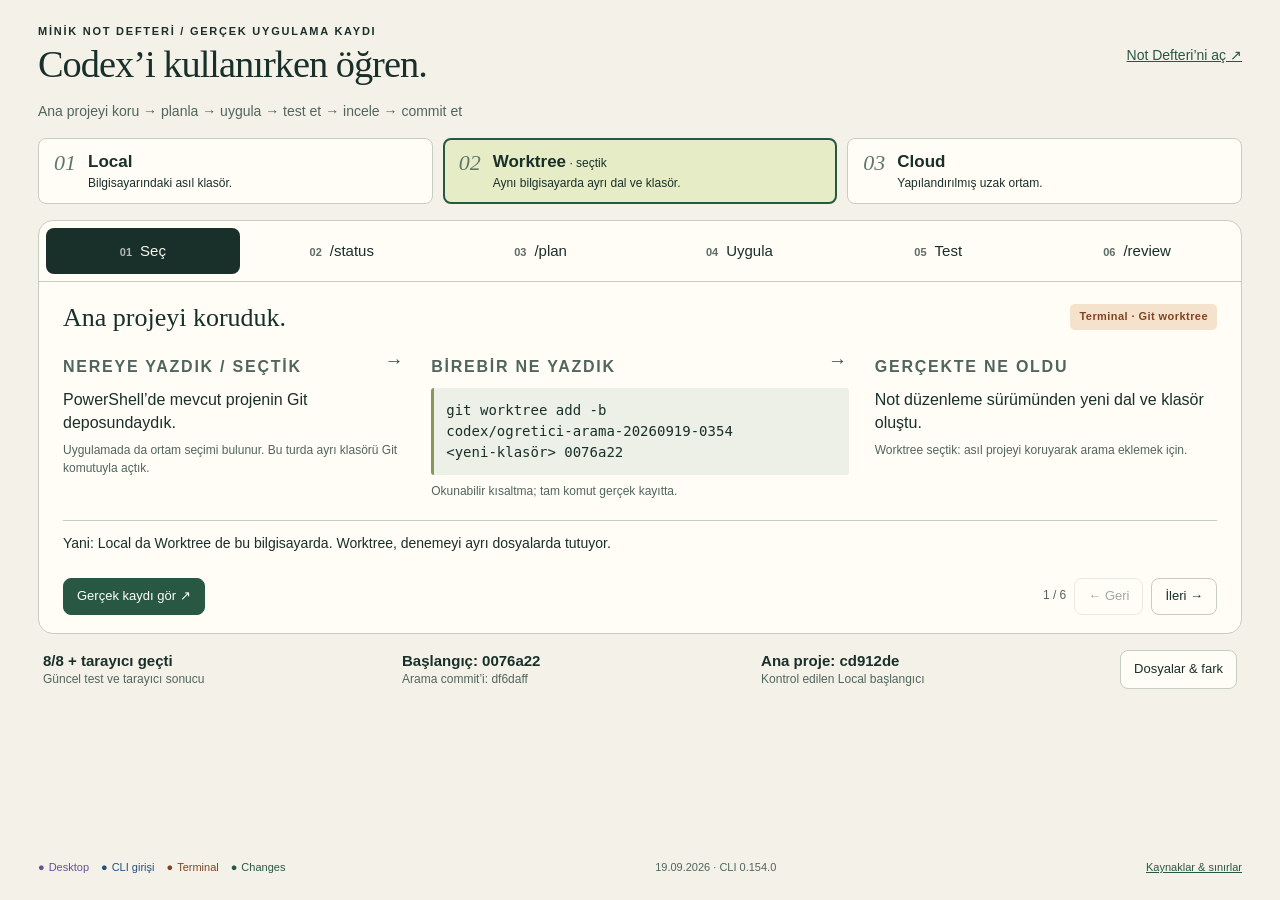
<file: index.html>
<!doctype html>
<html lang="tr">
<meta charset="utf-8">
<meta name="viewport" content="width=device-width,initial-scale=1">
<title>Codex’i kullanırken öğren — Minik Not Defteri</title>
<style>
:root{color-scheme:light;--ink:#192f2a;--muted:#50655e;--line:#c5cec0;--paper:#f4f2e8;--green:#285744;--yellow:#e4eaa0;--blue:#274f80;--orange:#804421}*{box-sizing:border-box}body{margin:0;background:var(--paper);color:var(--ink);font:16px/1.45 'Segoe UI',sans-serif}button,a{touch-action:manipulation}button{font:inherit;cursor:pointer}a{color:var(--green)}:focus-visible{outline:3px solid #bc4e17;outline-offset:3px}button{border:1px solid var(--line);border-radius:8px;background:#fffdf5;color:var(--ink)}button:hover{background:#e9eddf}.shell{max-width:1460px;min-height:100svh;margin:auto;padding:24px 38px;display:flex;flex-direction:column;gap:16px}.top{display:flex;justify-content:space-between;align-items:center;gap:16px}.kicker{font-size:11px;letter-spacing:.16em;font-weight:700;text-transform:uppercase;margin:0 0 4px}h1{font:500 clamp(26px,3vw,42px)/1.08 Georgia,serif;letter-spacing:-1px;margin:0}.top a{white-space:nowrap;font-size:14px}p{margin:0}.flow{font-size:14px;color:var(--muted)}.environments{display:grid;grid-template-columns:repeat(3,1fr);gap:10px}.env{text-align:left;padding:11px 15px;display:grid;grid-template-columns:auto 1fr;gap:2px 12px}.env strong{font-size:17px}.env small{grid-column:2;font-size:12px;line-height:1.3}.env .num{grid-row:span 2;font:italic 22px Georgia,serif;color:#607768}.env.selected{border:2px solid var(--green);background:#e6edc6;padding:10px 14px}.selected strong:after{content:' · seçtik';font-size:12px;font-weight:500}.lesson{border:1px solid var(--line);border-radius:15px;background:#fffdf6;overflow:visible}.steps{display:grid;grid-template-columns:repeat(6,1fr);border-bottom:1px solid var(--line);padding:7px;gap:5px}.step{border:0;background:transparent;padding:12px 6px;white-space:nowrap;font-size:15px}.step[aria-selected=true]{background:var(--ink);color:#f4f7e9}.step b{font-size:11px;opacity:.7;margin-right:8px}.stage-top{padding:20px 24px 10px;display:flex;justify-content:space-between;align-items:center;gap:10px}.stage-top h2{font:500 26px/1.2 Georgia,serif;margin:0}.tag{display:inline-block;border-radius:5px;padding:5px 9px;font-size:11px;font-weight:700;letter-spacing:.04em;white-space:nowrap;background:#e0e9f4;color:var(--blue)}.tag.shell-tag{background:#f4e2cc;color:var(--orange)}.columns{display:grid;grid-template-columns:1fr 1.22fr 1fr;gap:26px;padding:12px 24px 20px}.column{min-width:0}.label{color:var(--muted);font-size:11px;letter-spacing:.11em;text-transform:uppercase;font-weight:700;margin:0 0 10px}.label .arrow{float:right;font-size:19px;line-height:12px;color:var(--green)}.column p{font-size:16px;line-height:1.45}.column pre{margin:0;font:14px/1.5 Consolas,monospace;white-space:pre-wrap;overflow-wrap:anywhere;background:#edf0e7;padding:12px;border-left:3px solid #83975f;border-radius:3px}.hint{margin-top:8px!important;color:var(--muted);font-size:12px!important}.meaning{margin:0 24px;padding:12px 0;border-top:1px solid var(--line);font-size:14px}.controls{padding:12px 24px 18px;display:flex;align-items:center;gap:8px}.controls button{padding:8px 13px;font-size:13px}.controls .evidence{margin-right:auto;background:var(--green);color:white;border-color:var(--green)}.controls button:disabled{opacity:.4;cursor:default}.proof{display:grid;grid-template-columns:1fr 1fr 1fr auto;gap:14px;padding:0 5px;align-items:center}.proof p{font-size:12px;color:var(--muted)}.proof strong{display:block;font-size:15px;color:var(--ink)}.proof button{padding:9px 13px;font-size:13px}.footer{display:flex;justify-content:space-between;gap:12px;font-size:11px;color:var(--muted);margin-top:auto}.footer button{border:0;background:transparent;color:var(--green);padding:0;text-decoration:underline}.legend{display:flex;gap:12px;flex-wrap:wrap}.legend span:before{content:'●';margin-right:4px}.legend .desktop{color:#665193}.legend .cli{color:var(--blue)}.legend .terminal{color:var(--orange)}.legend .changes{color:var(--green)}dialog{width:min(900px,94vw);max-height:85svh;border:1px solid var(--line);border-radius:14px;padding:22px;background:var(--paper);color:var(--ink)}dialog::backdrop{background:#152c25aa}.dialog-head{display:flex;justify-content:space-between;gap:15px;align-items:center;margin-bottom:16px}.dialog-head h2{font:25px Georgia,serif;margin:0}.dialog-head button{padding:7px 14px}dialog pre{white-space:pre-wrap;overflow-wrap:anywhere;font:13px/1.5 Consolas,monospace;background:#fffdf6;padding:15px}dialog img{max-width:100%;height:auto}dialog li{margin-bottom:10px}dialog p{margin:10px 0}dialog a{overflow-wrap:anywhere}.page-number{font-size:12px;color:var(--muted)}
@media(min-width:800px) and (max-height:790px){.shell{padding:18px 30px;gap:12px}h1{font-size:34px}.stage-top{padding-top:15px}.columns{padding-bottom:14px}.step{padding:9px 6px}.controls{padding-bottom:13px}}
@media(max-width:799px){.shell{padding:14px;gap:10px}.top{align-items:flex-start}.top a{font-size:11px;max-width:78px;white-space:normal;text-align:right}h1{font-size:28px}.kicker{font-size:9px}.flow{font-size:11px}.environments{gap:5px}.env,.env.selected{display:block;padding:7px 8px}.env strong{font-size:13px}.env small{display:block;font-size:10px;line-height:1.2;margin-top:3px}.env .num{display:none}.selected strong:after{font-size:9px;display:block}.steps{gap:2px;padding:5px}.step{padding:9px 2px;font-size:11px}.step b{display:none}.stage-top{padding:12px 13px 6px}.stage-top h2{font-size:21px}.tag{font-size:9px;padding:4px 6px}.columns{display:flex;flex-direction:column;gap:11px;padding:8px 13px 12px}.label{font-size:9px;margin-bottom:3px;letter-spacing:.08em}.label .arrow{display:none}.column p{font-size:13px;line-height:1.35}.column pre{font-size:12px;line-height:1.35;padding:8px}.hint{font-size:10px!important;margin-top:4px!important}.meaning{margin:0 13px;padding:9px 0;font-size:12px;line-height:1.35}.controls{padding:8px 13px 12px;gap:6px}.controls button{font-size:11px;padding:8px}.page-number{font-size:10px}.proof{grid-template-columns:1fr 1fr;gap:5px 9px;padding:0}.proof strong{font-size:12px}.proof p{font-size:10px}.proof button{font-size:11px;padding:5px 8px}.footer{font-size:9px;gap:7px}.legend{gap:6px}.footer .date{display:none}dialog{padding:15px}.dialog-head h2{font-size:21px}}
@media(max-width:799px){.shell{padding:12px;gap:8px}.columns{gap:9px}.stage-top{padding-top:10px}.controls{padding-bottom:10px}.meaning{padding:7px 0}}
@media(prefers-reduced-motion:reduce){*{animation:none!important;transition:none!important;scroll-behavior:auto!important}}
</style>
<main class="shell">
 <header class="top"><div><p class="kicker">Minik Not Defteri / gerçek uygulama kaydı</p><h1>Codex’i kullanırken öğren.</h1></div><a href="not-defteri/index.html" target="_blank" rel="noopener">Not Defteri’ni aç ↗</a></header>
 <p class="flow">Ana projeyi koru → planla → uygula → test et → incele → commit et</p>
 <section class="environments" aria-label="Çalışma ortamları">
  <button class="env" data-env="local"><span class="num">01</span><strong>Local</strong><small>Bilgisayarındaki asıl klasör.</small></button>
  <button class="env selected" data-env="worktree"><span class="num">02</span><strong>Worktree</strong><small>Aynı bilgisayarda ayrı dal ve klasör.</small></button>
  <button class="env" data-env="cloud"><span class="num">03</span><strong>Cloud</strong><small>Yapılandırılmış uzak ortam.</small></button>
 </section>
 <section class="lesson" aria-label="Altı aşamada gerçek demo">
  <div class="steps" role="tablist" aria-label="Demo aşamaları"></div>
  <div id="stage" role="tabpanel" tabindex="0" aria-labelledby="tab-0">
   <div class="stage-top"><h2 id="title"></h2><span id="surface" class="tag"></span></div>
   <div class="columns">
    <div class="column"><p class="label">Nereye yazdık / seçtik <span class="arrow">→</span></p><p id="where"></p><p class="hint" id="where-hint"></p></div>
    <div class="column"><p class="label">Birebir ne yazdık <span class="arrow">→</span></p><pre id="input"></pre><p class="hint" id="input-hint"></p></div>
    <div class="column"><p class="label">Gerçekte ne oldu</p><p id="result"></p><p class="hint" id="result-hint"></p></div>
   </div>
   <p class="meaning" id="meaning"></p>
   <div class="controls"><button class="evidence" id="evidence">Gerçek kaydı gör ↗</button><span class="page-number" id="page-number"></span><button id="prev" aria-label="Önceki aşama">← Geri</button><button id="next" aria-label="Sonraki aşama">İleri →</button></div>
  </div>
 </section>
 <section class="proof" aria-label="Doğrulama özeti"><p><strong id="test-summary">Doğrulama sürüyor</strong>Güncel test ve tarayıcı sonucu</p><p><strong>Başlangıç: 0076a22</strong><span id="commit-summary">Yeni commit hazırlanıyor</span></p><p><strong>Ana proje: cd912de</strong>Kontrol edilen Local başlangıcı</p><button id="delivery">Dosyalar & fark</button></section>
 <footer class="footer"><div class="legend"><span class="desktop">Desktop</span><span class="cli">CLI girişi</span><span class="terminal">Terminal</span><span class="changes">Changes</span></div><span class="date">19.09.2026 · CLI 0.154.0</span><button id="sources">Kaynaklar & sınırlar</button></footer>
</main>
<dialog id="dialog" aria-labelledby="dialog-title"><div class="dialog-head"><h2 id="dialog-title"></h2><button id="close">Kapat ×</button></div><div id="dialog-body"></div></dialog>
<script>
window.DEMO_EVIDENCE = {"records":["Gerçek Git komutu:\n[Yerel yol / oturum bilgisi yayın kopyasında gizlendi.]\n\nÇıktı: HEAD is now at 0076a22 feat: add note editing live demo\nAna Local: cd912de522751ea85902a6a78c03a4ff4556d6f9","Gerçek CLI: codex-cli 0.154.0\n\nGirdi: /status\nModel: gpt-5.6-sol (reasoning medium)\n[Yerel yol / oturum bilgisi yayın kopyasında gizlendi.]\nPermissions: Workspace (Ask for approval)\nCollaboration: Default\n[Yerel yol / oturum bilgisi yayın kopyasında gizlendi.]\n\nHesap bilgisi gizlendi. Git status: boş.","/plan\n\nBu projede baslik ve not govdesinde yazdikca filtreleyen arama, sonuc yok durumu, erisilebilir etiket ve test icin kisa bir plan hazirla. Turkce karakterleri ve mevcut kayitlari koru. Simdi dosya degistirme. Kapsam yalniz bu worktree; global AGENTS, hafiza/arastirma dosyalari ve baska projeler kapsam disi, okuma veya yazma. Web gerekmiyor. Once mevcut kaynaklari oku, sonra plani ver. Yeni sohbet/ajan acma.\n\nGERÇEK PLAN ÇIKTISI:\n# Anlık Not Araması Planı\n\n## Özet\n\nİstenen → Başlık ve not gövdesinde yazdıkça filtreleme, erişilebilir arama etiketi ve sonuç-yok durumu  \nYapılacak → Mevcut veri modeli değiştirilmeden arama alanı ve saf filtreleme işlevi eklenecek  \nBeklenen çıktı → Türkçe karakterlerle çalışan, kayıtları silmeden yalnızca görünümü süzen arama  \nKalan → Uygulama ve testlerin çalıştırılması\n\n## Uygulama Değişiklikleri\n\n- “Notlarım” bölümüne görünür `Notlarda ara` etiketi bulunan `type=\"search\"` alanı eklenecek.\n- `notes.js` içinde dışa aktarılan saf bir filtreleme işlevi oluşturulacak:\n  - Başlık ve gövde birlikte aranacak.\n  - Boş sorgu bütün notları döndürecek.\n  - Karşılaştırma `tr-TR` küçük harf dönüşümüyle büyük/küçük harfe duyarsız yapılacak.\n  - Türkçe karakterler dönüştürülmeyecek veya kayıtlardan kaldırılmayacak.\n- `app.js`, her `input` olayında yalnızca görüntülenen listeyi filtreleyecek; `localStorage` içeriğine yazmayacak.\n- İki boş durum ayrılacak:\n  - Hiç kayıt yoksa mevcut “Henüz not yok” mesajı.\n  - Kayıt var fakat eşleşme yoksa “Aramanla eşleşen not bulunamadı.”\n- Eşleşme özeti `aria-live=\"polite\"` ile bildirilecek; mevcut not sayacı toplam kayıt sayısını göstermeyi sürdürecek.\n- Ekleme, düzenleme ve silme sonrasında aktif arama korunarak sonuçlar yeniden hesaplanacak.\n\n## Arayüz ve Veri Uyumluluğu\n\n- `STORAGE_KEY`, not nesnesinin alanları ve kayıt sırası değiştirilmeyecek.\n- Mevcut kayıtlar için taşıma veya yeniden kaydetme yapılmayacak.\n- Yeni tek programatik arayüz, test edilebilir filtreleme işlevi olacak.\n- Arama alanı mevcut responsive görünüme uyacak ve klavye odak stili korunacak.\n\n## Test Planı\n\n- Birim testleri: başlık eşleşmesi, gövde eşleşmesi, boş sorgu, eşleşmeyen sorgu ve `İ/ı/Ş/Ğ/Ü/Ö/Ç` içeren büyük-küçük harf senaryoları.\n- Tarayıcı testi: iki not oluşturma → yazdıkça filtreleme → gövdeden eşleşme → sonuç-yok mesajı → aramayı temizleme → bütün kayıtların geri gelmesi.\n- Yenileme sonrasında kayıtların korunması ve mevcut ekleme/düzenleme/silme akışlarının gerilememesi doğrulanacak.\n- Arama kutusunun erişilebilir adı rol tabanlı Playwright seçicisiyle kontrol edilecek.\n\n## Varsayımlar ve Mevcut Durum\n\n- Arama yalnızca istemci tarafında ve anlık çalışacak; ayrı arama düğmesi olmayacak.\n- Eşleşme alt dize mantığında olacak; yaklaşık arama veya karakter sadeleştirme yapılmayacak.\n- Kaynak dosyalar değiştirilmedi ve çalışma ağacı temiz bırakıldı.\n- Mevcut 5 birim testinin tamamı tek süreçli Node test çalıştırmasında geçti; standart `pnpm test` bu ortamda alt süreç başlatırken `EPERM` verdi.\n\n\nBağımsız kontrol 03:58:39: git status --porcelain ve git diff --stat boş; HEAD 0076a22.","Plan'dan Shift+Tab ile çıkıldı.\n\nGERÇEK MESAJ:\nPlanı uygula; mevcut kayıtları bozma, testleri güncelle ve çalıştır. Sadece arama özelliği için app.js, notes.js, index.html, styles.css ve tests/notes.test.js dosyalarını değiştir. Filtreleme başlık ve gövdede Türkçe büyük/küçük harfi desteklesin; sonuç yok, filtre sonucu sayısı ve erişilebilir etiket olsun. README ve öğreticiyi ana ajan hazırlayacak; onlara dokunma. Yeni ajan açma. Global dosyaları ve diğer projeleri okuma/yazma. Git commit yapma. Sandbox nedeniyle pnpm test EPERM olursa izinli tek süreç testiyle doğrula ve raporla; normal pnpm test'i ana ajan ayrıca çalıştıracak. Kısa sonuç ver.\n\nSONUÇ:\napp.js, notes.js, index.html, styles.css, tests/notes.test.js değişti.\n5 dosya: 76 ekleme, 3 silme.\nKodlama sırasında sandbox pnpm test: spawn EPERM.\nAlternatif node --test --test-isolation=none: 8/8 geçti.\nAna oturumda pnpm test: 8/8 geçti.\nDepolama anahtarı korundu: codex-egitim-notlari-v1.","GERÇEK TERMİNAL\npnpm test\n8 test / 8 geçti / 0 başarısız.\n\nGERÇEK TARAYICI KONTROLÜ\npython tests/visual_smoke.py\nTEST_URL verilmeden, pnpm run serve ile açılan 4173 üzerinde:\nPASS app: add, Turkish title/body search, no results, clear, unchanged storage, edit, cancel, reload, delete\nPASS teacher: 6 stages x 3 viewports, dialogs, arrow/Home/End navigation, previous/next, no page errors\n\n1440×900, 1366×768, 390×844: öğreticinin her sekmesi ekrana sığdı.\nTelefon uygulama görünümü ayrıca ÇIĞ → Çığ eşleşmesiyle denendi.\nGörseller evidence/ içinde. Fiziksel telefon veya tam WCAG denetimi değildir.","/review\n\nGERÇEK MENÜ\n1. Review against a base branch (PR Style)\n2. Review uncommitted changes ← seçildi\n3. Review a commit\n4. Custom review instructions\n\nGERÇEK İNCELEME ÇIKTISI\nThe application and isolated unit tests appear sound, but the newly delegated browser smoke test uses a default port inconsistent with the repository's server command, breaking the compatibility test entry point.\n\nReview comment:\n\n[Yerel yol / oturum bilgisi yayın kopyasında gizlendi.]\n  When the repository server is started with `pnpm run serve`, it listens on port 4173, but this test defaults to port 4187. The new `tests/visual_smoke.py` wrapper also delegates without setting `TEST_URL`, so its default invocation requests a server that is not running and fails before testing the UI; use 4173 as the default or pass the configured URL from the wrapper.\n\nDÜZELTME\nbrowser-smoke.cjs varsayılan portu 4187 → 4173 yapıldı.\nTEST_URL verilmeden python tests/visual_smoke.py: geçti.\npnpm test: 8/8 geçti.\nİkinci bir /review çalıştırılmadı; düzeltme testlerle doğrulandı.\n\nEK DENEME\nCLI /diff paletinde vardı; çalıştırınca:\nFailed to compute diff: command/exec failed: custom outputBytesCap is not supported with windows sandbox (code -32600)\nAlternatif gerçek PowerShell git diff --stat: 5 dosya, 76 ekleme, 3 silme (arama özelliği).\n\nGERÇEK COMMIT\n git commit -m \"feat: add Turkish note search with tests\"\n df6daff37ada9ab08a91e3bc7663f447a781897b\n\nDesktop Changes açma isteği queued döndü; görsel doğrulama sayılmadı."],"overrides":[{},{},{},{"result":"Arama eklendi; 5 kaynak/test dosyası değişti.","rh":"Başlık + gövde; Türkçe büyük/küçük harf; kayıt anahtarı aynı."},{"result":"8/8 test ve tarayıcı akışı geçti.","rh":"Ekle, ara, düzenle, yenile, sil; üç ekran boyutu."},{"where":"› girişine /review yazdık; “Review uncommitted changes” seçtik.","input":"/review\nReview uncommitted changes","result":"İnceleme port uyuşmazlığı buldu; düzelttik.","rh":"Test 4187 → 4173. Yeniden çalıştırma geçti.","meaning":"Yani: /review sorunu söyledi; düzeltmeyi biz yaptık, test ettik, sonra Git’e kaydettik."}],"testSummary":"8/8 + tarayıcı geçti","commitSummary":"Arama commit’i: df6daff","delivery":"Gerçek CLI çalışmasının kayıtları; düğmeler komut çalıştırmaz.\nÇalışan örnek: üstteki Not Defteri’ni aç bağlantısı.\n8/8 birim testi, tarayıcı akışı, üç ekran boyutu doğrulandı.\nKişisel dosya yolları ve oturum kimlikleri çıkarıldı.\nDesktop paleti/Changes canlı görüntüsü doğrulanmadı."};
</script>
<script>
const steps=[
 {name:'Seç',title:'Ana projeyi koruduk.',surface:'Terminal · Git worktree',where:'PowerShell’de mevcut projenin Git deposundaydık.',wh:'Uygulamada da ortam seçimi bulunur. Bu turda ayrı klasörü Git komutuyla açtık.',input:'git worktree add -b\ncodex/ogretici-arama-20260919-0354\n<yeni-klasör> 0076a22',ih:'Okunabilir kısaltma; tam komut gerçek kayıtta.',result:'Not düzenleme sürümünden yeni dal ve klasör oluştu.',rh:'Worktree seçtik: asıl projeyi koruyarak arama eklemek için.',meaning:'Yani: Local da Worktree de bu bilgisayarda. Worktree, denemeyi ayrı dosyalarda tutuyor.'},
 {name:'/status',title:'Doğru yerde miyiz?',surface:'CLI girişi · 0.154.0',where:'PowerShell’de codex açıldı. Komutu Codex’in › girişine yazdık.',wh:'› satırı artık Codex’e aittir; PowerShell komut satırı değildir.',input:'/status',ih:'Yaz → Enter. Menü oturum bilgisini gösterdi.',result:'Yeni çalışma klasörü, gpt-5.6-sol ve Workspace izinleri göründü.',rh:'Git kontrolü: kaynak değişikliği yok.',meaning:'Yani: /status bilgi gösterdi; not uygulamasını değiştirmedi.'},
 {name:'/plan',title:'Önce yapılacak işi belirledik.',surface:'CLI girişi · 0.154.0',where:'Aynı › girişine /plan yazıp ardından isteğimizi gönderdik.',wh:'Alt çubukta Plan mode göründü.',input:'/plan\nBu projede baslik ve not govdesinde yazdikca filtreleyen arama, sonuc yok durumu, erisilebilir etiket ve test icin kisa bir plan hazirla.',ih:'Gerçek uzun mesajın ilk cümlesi; tam metin kayıtta.',result:'Arama, boş sonuç, Türkçe eşleşme ve test planı çıktı.',rh:'Plan sonrası 03:58:39 kontrolü: git diff boş; HEAD 0076a22.',meaning:'Yani: planı aldık; bu aşamada uygulamanın kaynak kodu değişmedi.'},
 {name:'Uygula',title:'Planı çalışan özelliğe çevirdik.',surface:'CLI girişi · normal mesaj',where:'Shift+Tab ile Plan modundan çıktık. Aynı › satırına normal mesaj yazdık.',wh:'“Planı uygula” bir slash komutu değil, kendi cümlemiz.',input:'Planı uygula; mevcut kayıtları bozma, testleri güncelle ve çalıştır.',ih:'Gerçek mesajın ilk cümlesi; kapsam ayrıntısı kayıtta.',result:'Kodlama sürüyor.',rh:'Güncel sonuç, doğrulama bitince burada gösterilecek.',meaning:'Yani: artık sadece konuşmadık; Codex’e dosyaları değiştirmesini söyledik.'},
 {name:'Test',title:'Müşteri gibi kullandık.',surface:'Terminal · PowerShell',where:'Proje klasöründeki PowerShell’de test komutunu çalıştırdık.',wh:'Bu bir terminal komutu; / ile başlayan Codex komutu değil.',input:'pnpm test',ih:'Tarayıcıda ayrıca gerçek alanlara yazıp düğmelere bastık.',result:'Testler hazırlanıyor.',rh:'Ekle → ara → sonuç yok → temizle → düzenle → yenile → sil.',meaning:'Yani: sadece kodun yazılması yetmez; notların ve aramanın çalıştığını deniyoruz.'},
 {name:'/review',title:'Son kez inceleyip kaydettik.',surface:'CLI girişi · 0.154.0',where:'› girişine /review yazıp inceleme kapsamını seçiyoruz.',wh:'Changes paneli farkı gösterir; /review o farkta hata arar.',input:'/review\nReview uncommitted changes',ih:'Kapsam: başlangıç 0076a22 üzerindeki bu turun değişiklikleri.',result:'İnceleme bekleniyor.',rh:'Güncel gerçek inceleme sonucu burada yer alacak.',meaning:'Yani: /review kendi başına kodu düzeltmez. Commit ise doğrulanmış sürümü Git’e kaydeder.'}
];
const ev=window.DEMO_EVIDENCE||{};if(ev.overrides)ev.overrides.forEach((o,i)=>Object.assign(steps[i],o));
const tabs=document.querySelector('.steps');let current=0;
steps.forEach((s,i)=>{const b=document.createElement('button');b.id='tab-'+i;b.className='step';b.role='tab';b.setAttribute('aria-controls','stage');b.innerHTML='<b>0'+(i+1)+'</b>'+s.name;b.addEventListener('click',()=>show(i));b.addEventListener('keydown',e=>{let n;if(e.key==='ArrowRight')n=(i+1)%6;if(e.key==='ArrowLeft')n=(i+5)%6;if(e.key==='Home')n=0;if(e.key==='End')n=5;if(n!==undefined){e.preventDefault();show(n);tabs.children[n].focus();}});tabs.append(b)});
function show(i){current=i;const s=steps[i];[...tabs.children].forEach((b,n)=>{b.setAttribute('aria-selected',String(n===i));b.tabIndex=n===i?0:-1});document.querySelector('#stage').setAttribute('aria-labelledby','tab-'+i);for(const [id,key] of Object.entries({title:'title',surface:'surface',where:'where','where-hint':'wh',input:'input','input-hint':'ih',result:'result','result-hint':'rh',meaning:'meaning'}))document.getElementById(id).textContent=s[key];document.querySelector('#surface').className='tag'+([0,4].includes(i)?' shell-tag':'');document.querySelector('#prev').disabled=i===0;document.querySelector('#next').disabled=i===5;document.querySelector('#page-number').textContent=(i+1)+' / 6';}
const dialog=document.querySelector('#dialog');const body=document.querySelector('#dialog-body');function openDialog(title,text){document.querySelector('#dialog-title').textContent=title;body.replaceChildren();const p=document.createElement('pre');p.textContent=text;body.append(p);dialog.showModal();}
document.querySelector('#close').onclick=()=>dialog.close();document.querySelector('#prev').onclick=()=>show(current-1);document.querySelector('#next').onclick=()=>show(current+1);
document.querySelector('#evidence').onclick=()=>openDialog('Gerçek kayıt · '+steps[current].name,(ev.records||[])[current]||'Bu aşamanın kaydı hazırlanıyor.');
const environments={local:'Local → mevcut proje klasöründe doğrudan çalışır.\nBu örnekte main / cd912de asıl sürümümüzdür.\nHızlı, tek kişinin yaptığı küçük iş için uygundur.',worktree:'Worktree → aynı Git deposunun ayrı çalışma klasörü ve dalı.\nBu demo için seçtik: ana dosyalara karışmadan arama özelliğini geliştirmek.\nGit worktree add komutuyla oluşturuldu; Desktop menüsüne tıklanmış gibi sunulmuyor.\nYani: bulut değil; bilgisayarında ikinci çalışma masası.',cloud:'Cloud → yapılandırılmış uzak ortamda çalışır.\nBilgisayarındaki açık klasörle aynı yer değildir.\nBu turda kullanılmadı; resmî belgedeki alternatif olarak gösteriliyor.'};
document.querySelectorAll('[data-env]').forEach(b=>b.onclick=()=>openDialog(b.querySelector('strong').textContent,environments[b.dataset.env]));
document.querySelector('#delivery').onclick=()=>openDialog('Dosyalar, Git ve fark',ev.delivery||'Teslim doğrulaması hazırlanıyor.');
document.querySelector('#sources').onclick=()=>{document.querySelector('#dialog-title').textContent='Neyi gerçekten gördük?';body.innerHTML='<p>Bu sayfa bir <strong>kanıt görüntüleyicisi</strong>; Codex uygulaması değildir. Düğmeler geçmişte çalıştırılan komutun kaydını açar, komutu yeniden çalıştırmaz.</p><p><strong>Canlı:</strong> CLI 0.154.0 komut girdileri, Git, testler ve tarayıcı. <strong>Belge bilgisi:</strong> Desktop mesaj kutusu, @ ile bağlam, Local / Worktree / Cloud.</p><p>Desktop paleti bu turda doğrudan yakalanamadı. Belgede /project ve /local var; bu bilgisayarda canlı doğrulanmış komut diye gösterilmiyor. /diff yalnız CLI paletinde doğrulanırsa CLI etiketiyle yer alır. Desktop farkı Changes panelindedir ve Git’teki diğer kişilerin değişikliklerini de gösterebilir.</p><ul><li><a href="https://learn.chatgpt.com/docs/codex/cli" target="_blank" rel="noopener">OpenAI Docs · CLI</a></li><li><a href="https://learn.chatgpt.com/docs/reference/slash-commands" target="_blank" rel="noopener">OpenAI Docs · Desktop komutları</a></li><li><a href="https://learn.chatgpt.com/docs/environments/modes" target="_blank" rel="noopener">OpenAI Docs · ortamlar</a></li><li><a href="https://learn.chatgpt.com/docs/environments/local-environment" target="_blank" rel="noopener">OpenAI Docs · Actions ve Changes</a></li><li><a href="https://learn.chatgpt.com/docs/code-review" target="_blank" rel="noopener">OpenAI Docs · inceleme kapsamı</a></li><li><a href="https://github.com/openai/codex/issues/15124" target="_blank" rel="noopener">GitHub kullanıcı deneyimi · gerçek /review ile normal prompt ayrımı</a></li></ul>';dialog.showModal()};
if(ev.testSummary)document.querySelector('#test-summary').textContent=ev.testSummary;if(ev.commitSummary)document.querySelector('#commit-summary').textContent=ev.commitSummary;show(0);
</script>
</html>
</file>
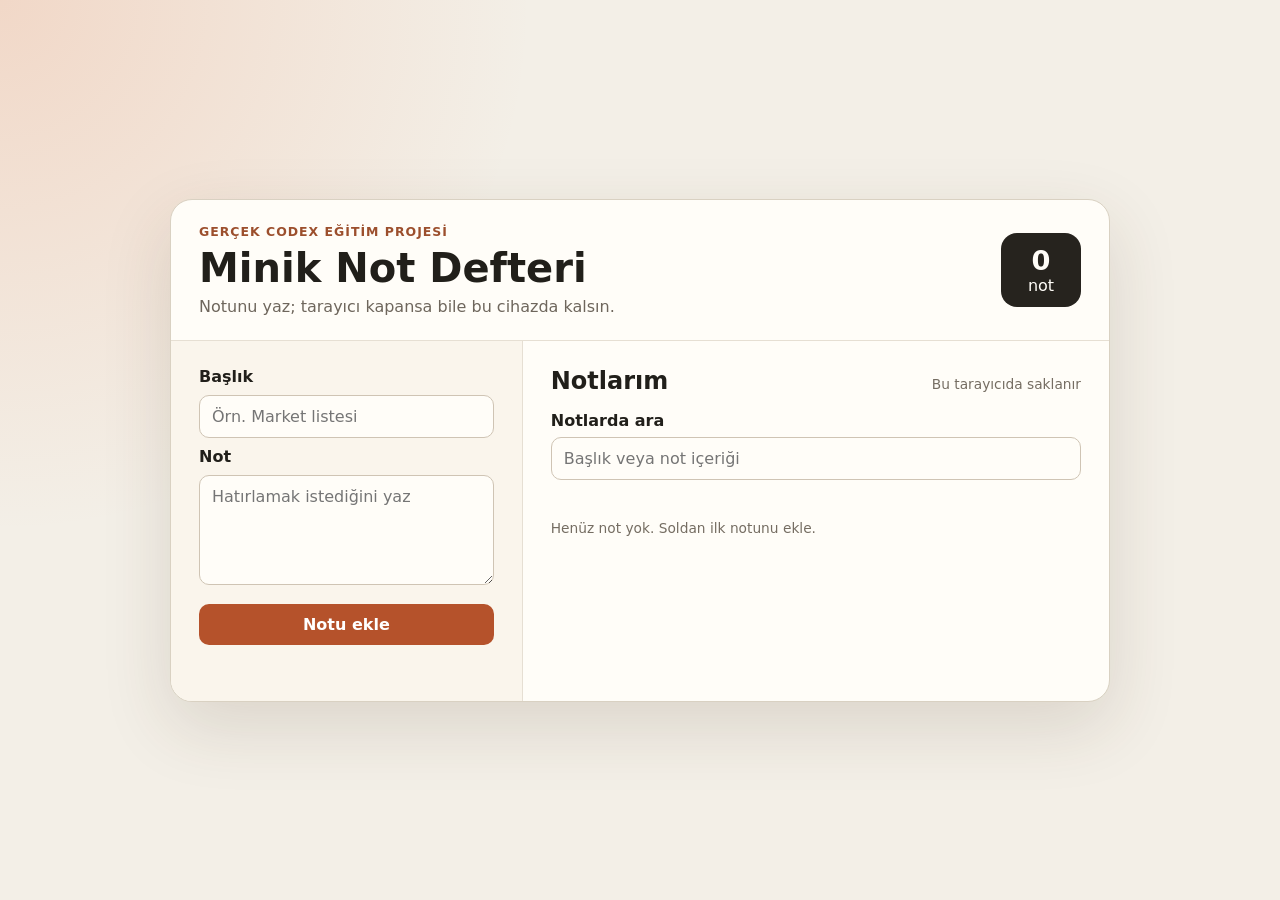
<file: not-defteri/index.html>
<!doctype html>
<html lang="tr">
  <head>
    <meta charset="UTF-8" />
    <meta name="viewport" content="width=device-width, initial-scale=1.0" />
    <title>Minik Not Defteri</title>
    <link rel="stylesheet" href="styles.css" />
  </head>
  <body>
    <main class="app-shell">
      <header class="app-header">
        <div>
          <p class="eyebrow">Gerçek Codex eğitim projesi</p>
          <h1>Minik Not Defteri</h1>
          <p>Notunu yaz; tarayıcı kapansa bile bu cihazda kalsın.</p>
        </div>
        <div class="counter" aria-live="polite">
          <strong id="note-count">0</strong>
          <span>not</span>
        </div>
      </header>

      <section class="workspace" aria-label="Not çalışma alanı">
        <form id="note-form" class="note-form">
          <label for="note-title">Başlık</label>
          <input id="note-title" name="title" maxlength="80" placeholder="Örn. Market listesi" required />

          <label for="note-body">Not</label>
          <textarea id="note-body" name="body" maxlength="500" placeholder="Hatırlamak istediğini yaz"></textarea>

          <div class="form-actions">
            <button id="save-note-button" type="submit">Notu ekle</button>
            <button id="cancel-edit-button" class="secondary-button" type="button" hidden>İptal</button>
          </div>
          <p id="form-status" class="status" aria-live="polite"></p>
        </form>

        <section class="notes-panel" aria-labelledby="notes-title">
          <div class="notes-heading">
            <h2 id="notes-title">Notlarım</h2>
            <span>Bu tarayıcıda saklanır</span>
          </div>
          <div class="search-field">
            <label for="note-search">Notlarda ara</label>
            <input
              id="note-search"
              type="search"
              placeholder="Başlık veya not içeriği"
              autocomplete="off"
              aria-describedby="search-status"
            />
            <p id="search-status" class="search-status" aria-live="polite"></p>
          </div>
          <p id="empty-state" class="empty-state">Henüz not yok. Soldan ilk notunu ekle.</p>
          <p id="no-results-state" class="empty-state" hidden>Aramanla eşleşen not bulunamadı.</p>
          <ul id="notes-list" aria-label="Kaydedilmiş notlar"></ul>
        </section>
      </section>
    </main>

    <script type="module" src="app.js"></script>
  </body>
</html>
</file>
<file: not-defteri/styles.css>
:root {
  color-scheme: light dark;
  font-family: Inter, ui-sans-serif, system-ui, -apple-system, BlinkMacSystemFont, "Segoe UI", sans-serif;
  background: #f3efe7;
  color: #211f1a;
}

* {
  box-sizing: border-box;
}

body {
  margin: 0;
  min-height: 100vh;
  display: grid;
  place-items: center;
  padding: 24px;
  background:
    radial-gradient(circle at top left, rgba(234, 123, 74, 0.2), transparent 34%),
    #f3efe7;
}

button,
input,
textarea {
  font: inherit;
}

.app-shell {
  width: min(940px, 100%);
  background: #fffdf8;
  border: 1px solid #d9d1c2;
  border-radius: 22px;
  box-shadow: 0 24px 70px rgba(72, 52, 28, 0.14);
  overflow: hidden;
}

.app-header {
  display: flex;
  justify-content: space-between;
  gap: 24px;
  align-items: center;
  padding: 24px 28px;
  border-bottom: 1px solid #e6dfd3;
}

.eyebrow {
  margin: 0 0 6px;
  color: #9c4f2d;
  font-size: 0.78rem;
  font-weight: 700;
  letter-spacing: 0.08em;
  text-transform: uppercase;
}

h1,
h2,
p {
  margin-top: 0;
}

h1 {
  margin-bottom: 6px;
  font-size: clamp(1.7rem, 4vw, 2.5rem);
}

.app-header > div > p:last-child {
  margin-bottom: 0;
  color: #6e665c;
}

.counter {
  min-width: 80px;
  text-align: center;
  padding: 12px;
  border-radius: 16px;
  background: #26231e;
  color: #fffdf8;
}

.counter strong,
.counter span {
  display: block;
}

.counter strong {
  font-size: 1.7rem;
}

.workspace {
  display: grid;
  grid-template-columns: minmax(250px, 0.75fr) minmax(320px, 1.25fr);
  min-height: 360px;
}

.note-form,
.notes-panel {
  padding: 26px 28px;
}

.note-form {
  display: grid;
  align-content: start;
  gap: 9px;
  border-right: 1px solid #e6dfd3;
  background: #faf5ec;
}

label {
  font-weight: 700;
}

input,
textarea {
  width: 100%;
  border: 1px solid #cfc4b4;
  border-radius: 10px;
  padding: 11px 12px;
  color: #211f1a;
  background: #fffdf8;
}

textarea {
  min-height: 110px;
  resize: vertical;
}

input:focus,
textarea:focus,
button:focus-visible {
  outline: 3px solid rgba(181, 82, 43, 0.28);
  outline-offset: 2px;
}

button {
  border: 0;
  border-radius: 10px;
  padding: 11px 16px;
  cursor: pointer;
  font-weight: 700;
}

.form-actions {
  display: flex;
  gap: 8px;
  margin-top: 5px;
}

.note-form button {
  flex: 1;
  margin-top: 5px;
  background: #b5522b;
  color: white;
}

.note-form .secondary-button {
  background: #eee6da;
  color: #6d2e1a;
}

.status {
  min-height: 1.25rem;
  margin: 0;
  color: #6e665c;
}

.notes-heading {
  display: flex;
  justify-content: space-between;
  gap: 16px;
  align-items: baseline;
  margin-bottom: 16px;
}

.notes-heading h2 {
  margin-bottom: 0;
}

.search-field {
  display: grid;
  gap: 7px;
  margin-bottom: 16px;
}

.search-status {
  min-height: 1.1rem;
  margin: 0;
  color: #756d62;
  font-size: 0.86rem;
}

.notes-heading span,
.empty-state,
.note-card time {
  color: #756d62;
  font-size: 0.86rem;
}

#notes-list {
  display: grid;
  grid-template-columns: repeat(2, minmax(0, 1fr));
  gap: 12px;
  list-style: none;
  padding: 0;
  margin: 0;
}

.note-card {
  display: grid;
  gap: 8px;
  align-content: start;
  padding: 15px;
  border: 1px solid #ded5c8;
  border-radius: 14px;
  background: #fffdf8;
}

.note-card h3,
.note-card p {
  margin: 0;
  overflow-wrap: anywhere;
}

.note-card p {
  white-space: pre-wrap;
  color: #514b43;
}

.note-actions {
  display: flex;
  gap: 7px;
}

.note-card button {
  padding: 7px 10px;
  background: #eee6da;
  color: #6d2e1a;
}

@media (max-width: 700px) {
  body {
    padding: 12px;
  }

  .app-header,
  .workspace {
    display: grid;
  }

  .counter {
    position: absolute;
    right: 28px;
    top: 28px;
  }

  .workspace {
    grid-template-columns: 1fr;
  }

  .note-form {
    border-right: 0;
    border-bottom: 1px solid #e6dfd3;
  }
}

@media (max-width: 440px) {
  .app-header,
  .note-form,
  .notes-panel {
    padding: 20px;
  }

  .counter {
    position: static;
    width: 100%;
  }

  #notes-list {
    grid-template-columns: 1fr;
  }
}
</file>
